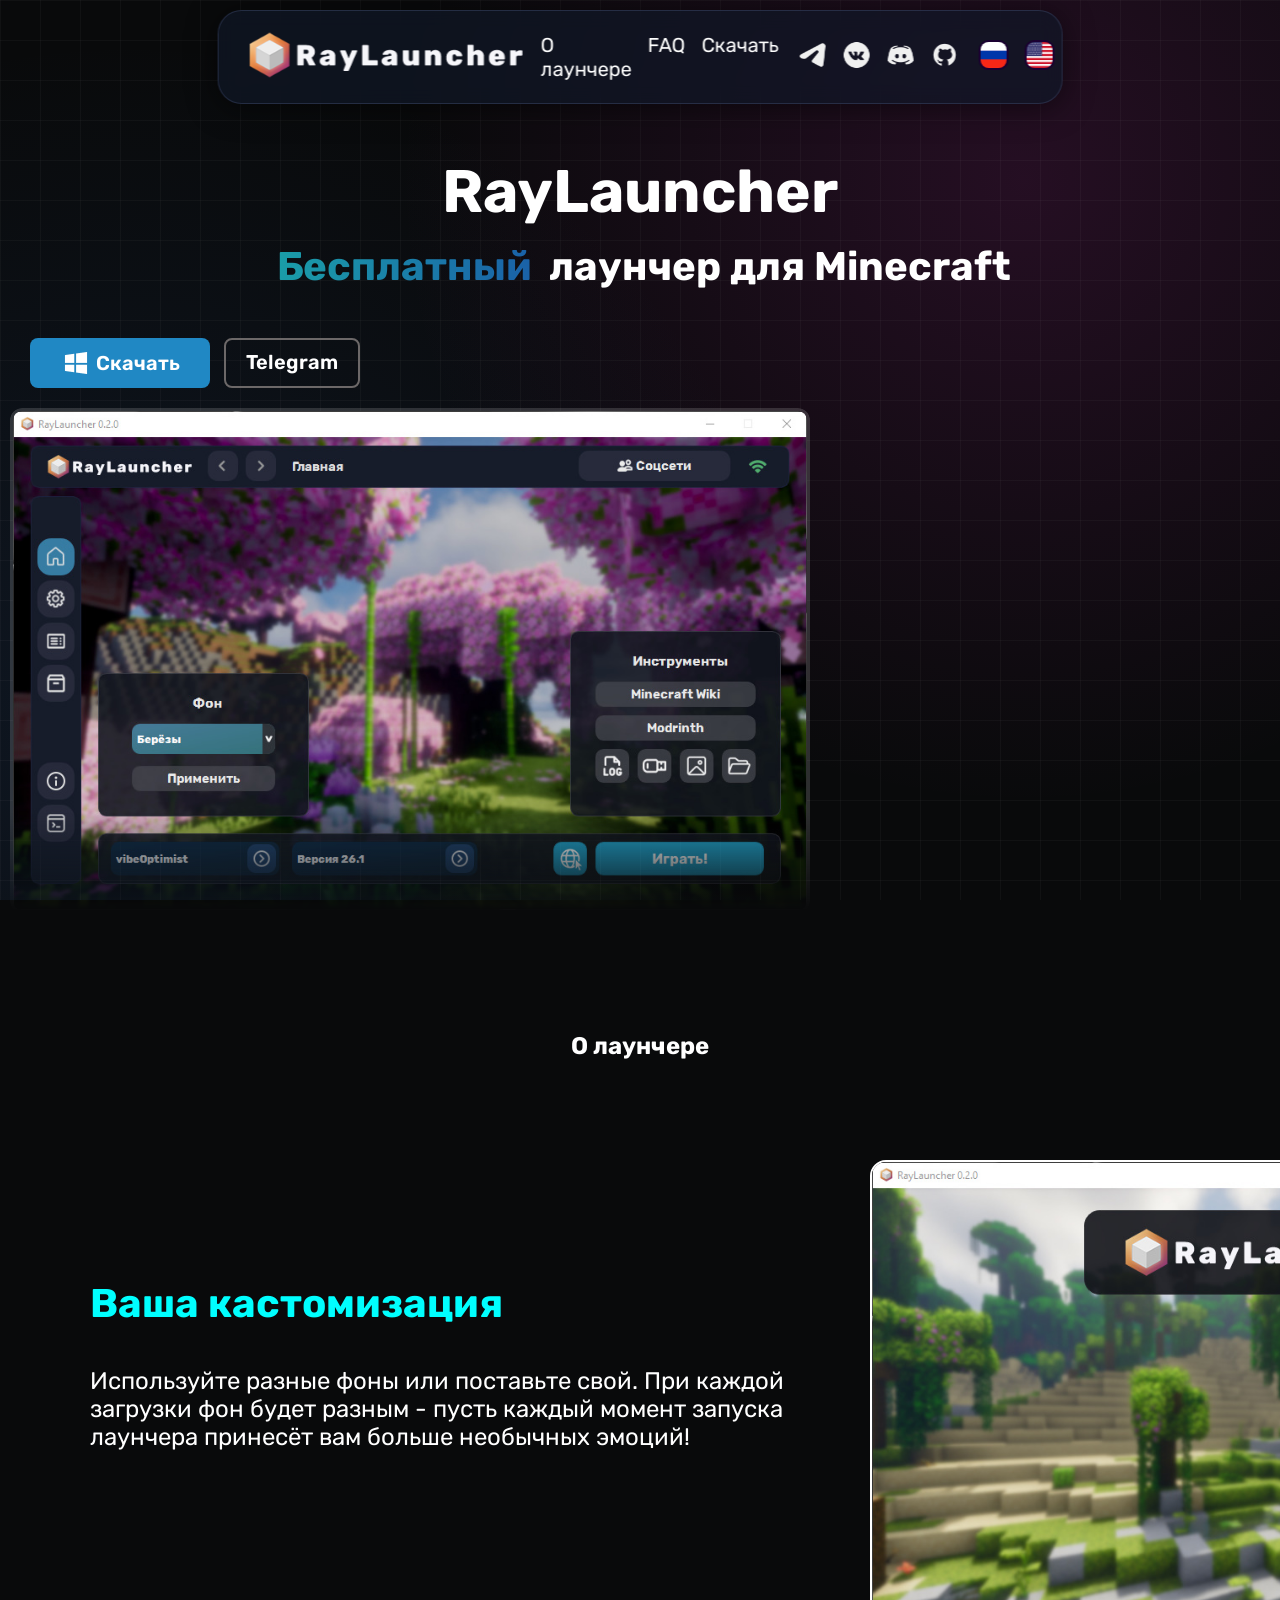
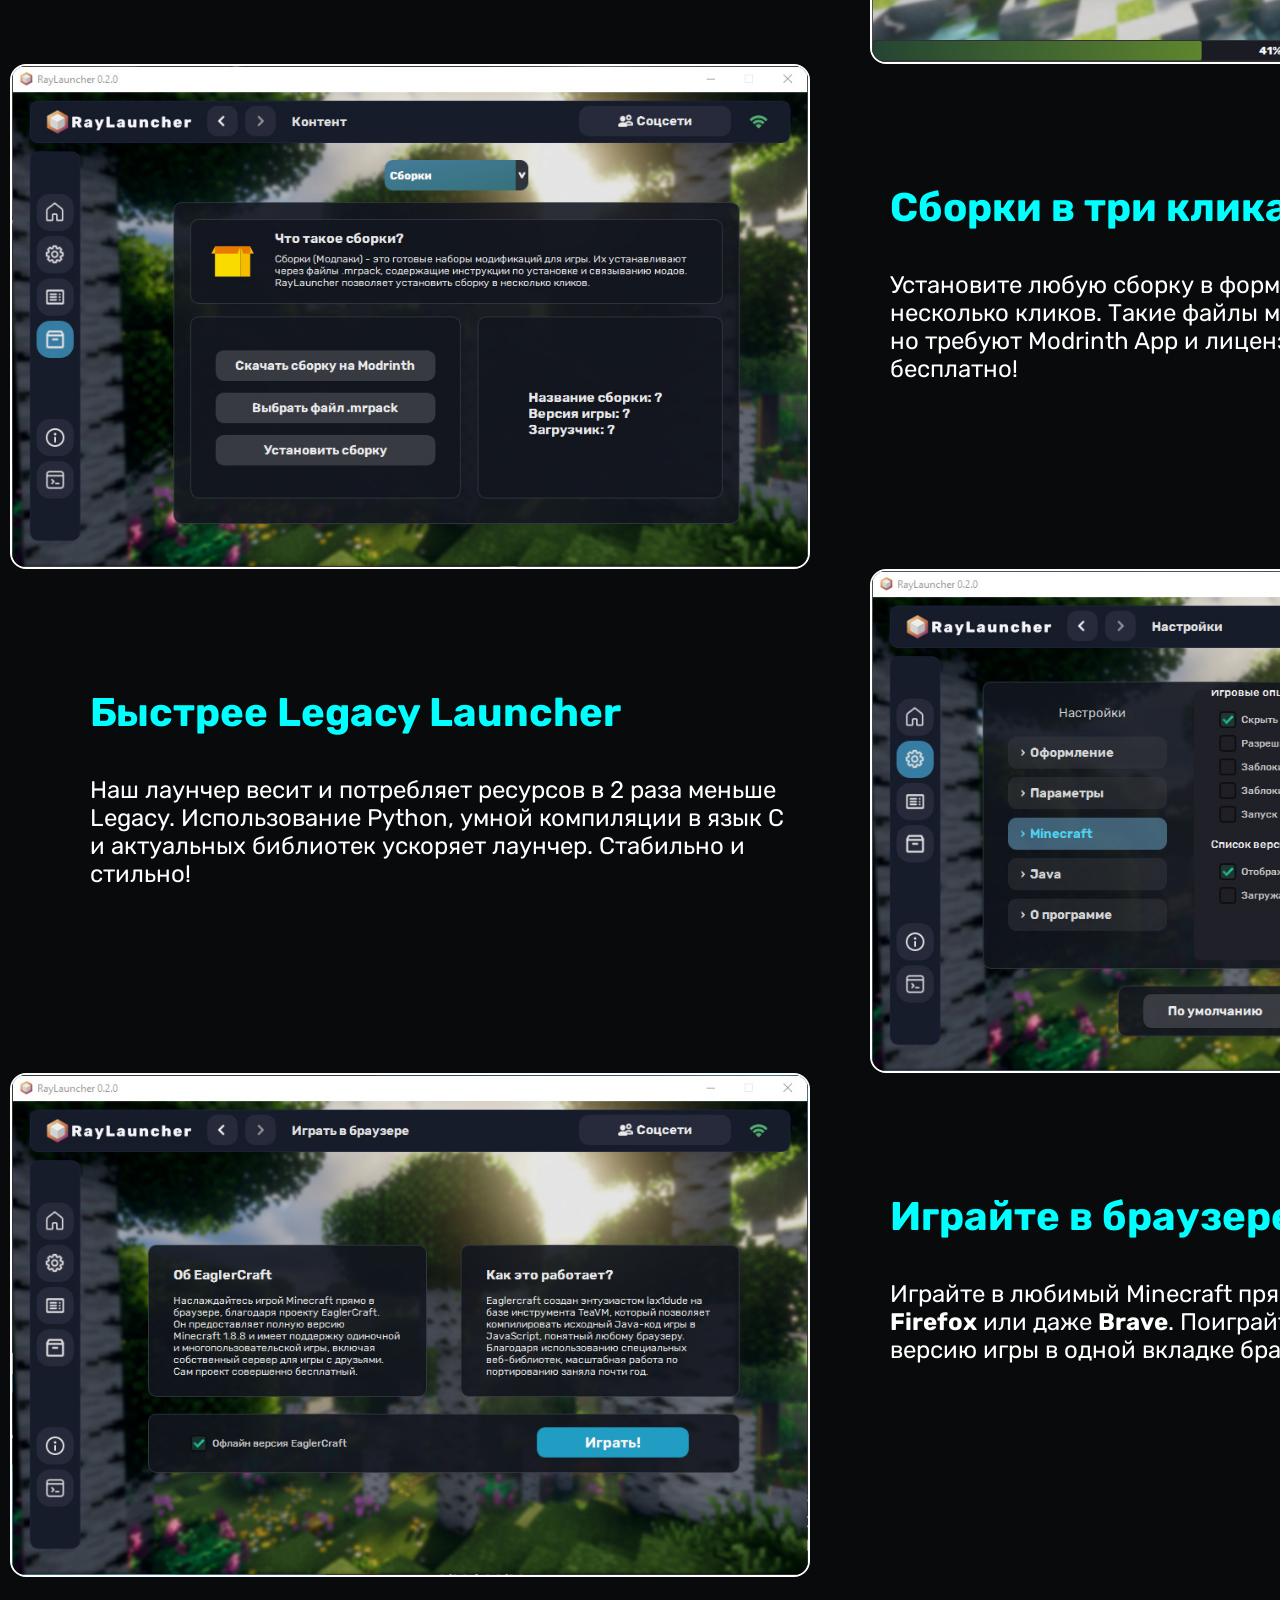
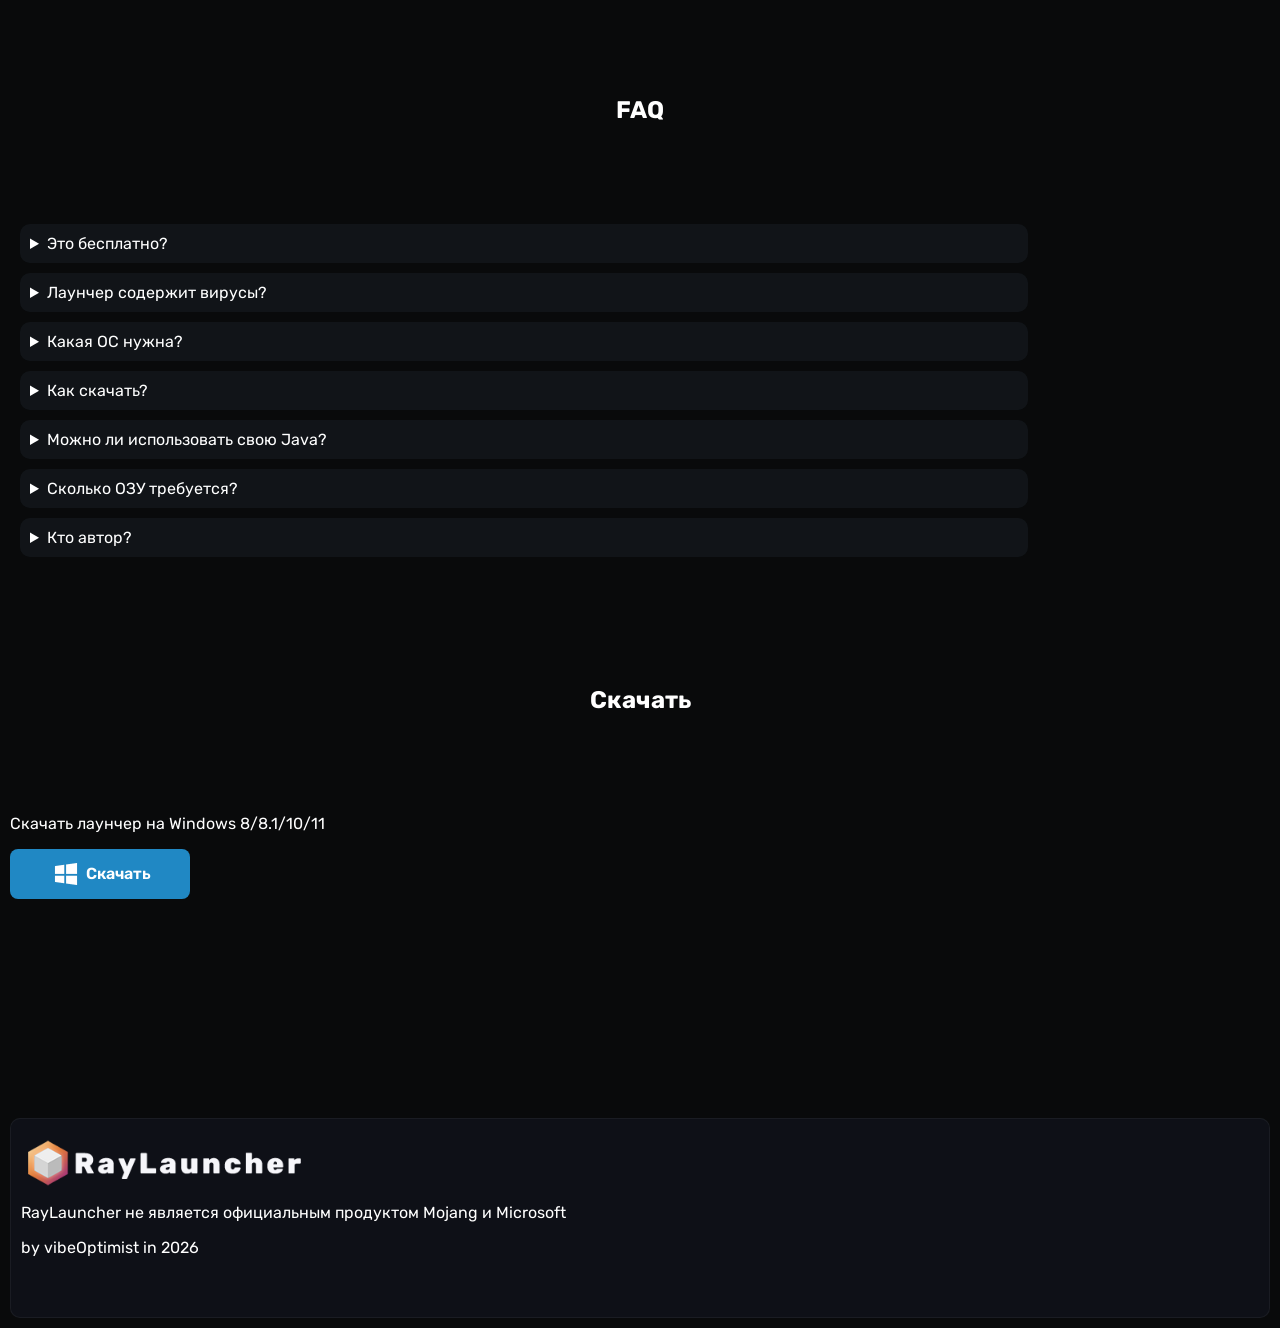
<file: index.html>
<!DOCTYPE html>
<html lang="ru">
    <head>
        <meta charset="utf-8">
        <meta name="viewport" content="width=device-width, initial-scale=1.0">
        <title>RayLauncher | Minecraft лаунчер</title>
        <meta name="description" content="Скачайте RayLauncher - ваш красивый, удобный и по-настоящему быстрый Minecraft лаунчер для игры Minecraft">
        <meta name="keywords" content="Лаунчер, Minecraft, Красивый, Удобный, Windows, Скачать">
        <meta name="author" content="vibeOptimist">
        <link rel="canonical" href="https://raylauncher.foo.ng/"/>

        <!-- Open Graph -->
        <meta property="og:type" content="website">
        <meta property="og:locale" content="ru_RU">
        <meta property="og:url" content="https://raylauncher.foo.ng/">
        <meta property="og:title" content="RayLauncher | Minecraft лаунчер">
        <meta property="og:description" content="Скачайте RayLauncher - ваш красивый, удобный и по-настоящему быстрый Minecraft лаунчер для игры Minecraft.">
        
        <!-- Optimization -->
        <meta name="google" content="notranslate">
        <link rel="alternate" hreflang="ru" href="https://raylauncher.foo.ng/">
        <link rel="alternate" hreflang="en" href="https://raylauncher.foo.ng/en.html">

        <!-- Links -->
        <link rel="icon" type="image/png" sizes="16x16" href="/images/png/favicon-16.png">
        <link rel="icon" type="image/png" sizes="32x32" href="/images/png/favicon-32.png">
        <link rel="apple-touch-icon" sizes="180x180" href="/images/png/apple-touch-icon.png">
        <link rel="preconnect" href="https://fonts.googleapis.com">
        <link rel="preconnect" href="https://fonts.gstatic.com" crossorigin>
        <link href="https://fonts.googleapis.com/css2?family=Rubik:ital,wght@0,300..900;1,300..900&display=swap" rel="stylesheet">
        <link rel="stylesheet" href="styles/styles.css">
        <link rel="stylesheet" href="styles/animations.css">
        <link rel="stylesheet" href="styles/mobile.css">

        <meta name="google-site-verification" content="O-2KMifbURXQgCQ3YwLmnlYXa7e-Xn8n8NqA9CXXAbk" />
    </head>
    <body>
        <header>
            <div>
                <img src="/images/png/logo.png" height="48" alt="Логотип RayLauncher">
            </div>
            <nav>
                <a href="#launcher">О лаунчере</a>
                <a href="#faq">FAQ</a>
                <a href="#download">Cкачать</a>
            </nav>
            <nav>
                <a href="https://t.me/raylauncher"><img src="/images/png/telegram-48.png" width="28" alt="Telegram"></a>
                <a href="https://vk.com/raylauncher"><img src="/images/png/vk-48.png" width="28" alt="VK"></a>
                <a href="https://discord.gg/Z546FYmDmB"><img src="/images/png/discord-48.png" width="28" alt="Discord"></a>
                <a href="https://github.com/vibeOptimist/RayLauncher"><img src="/images/png/github-48.png" width="28" alt="GitHub"></a>
            </nav>
            <nav class="langs">
                <a href="index.html"><img src="/images/png/ru.png" alt="Русский"></a>
                <a href="en.html"><img src="/images/png/en.png" alt="English"></a>
            </nav>
        </header>
        <main>
            <br>
            <section id="launcher">
                <div>
                    <h1><span style="font-size: 1.5em;">RayLauncher</span><br>
                        <span class="main-word"></span>
                     лаунчер для Minecraft</h1>
                    <div class="buttons">
                        <a class="download" href="https://github.com/vibeOptimist/RayLauncher/releases/latest/download/RayLauncher_Setup.exe">Скачать</a>
                        <a class="telegram" href="https://t.me/raylauncher">Telegram</a>
                    </div>
                    <img src="/images/jpg/RayLauncher_hero.jpg" alt="Скриншот RayLauncher" class="main-image">
                </div>
            </section>
            <br>
            <section>
                <h2>О лаунчере</h2>
                <div style="display: flex;">
                    <div class="sec">
                        <h3>Ваша кастомизация</h3>
                        <p>Используйте разные фоны или поставьте свой. При каждой загрузки фон будет разным - пусть каждый момент запуска лаунчера принесёт вам больше необычных эмоций!</p>
                    </div>
                    <img class="section-image" style="justify-self: right;" src="/images/jpg/RayLauncher_design.jpg" alt="Скриншот кастомизации лаунчера">
                </div>
                <div style="display: flex;">
                    <img class="section-image" style="justify-self: left;" src="/images/jpg/RayLauncher_modpacks.jpg" alt="Скриншот установки сборок в лаунчере">
                    <div class="sec">
                        <h3>Сборки в три клика</h3>
                        <p>Установите любую сборку в формате .mrpack всего в несколько кликов. Такие файлы можно скачать на Modrinth, но требуют Modrinth App и лицензии Minecraft. У нас всё бесплатно! </p>
                    </div>
                </div>
                <div style="display: flex;">
                    <div class="sec">
                        <h3>Быстрее Legacy Launcher</h3>
                        <p>Наш лаунчер весит и потребляет ресурсов в 2 раза меньше Legacy. Использование Python, умной компиляции в язык C и актуальных библиотек ускоряет лаунчер. Стабильно и стильно!</p>
                    </div>
                    <img class="section-image" style="justify-self: right;" src="/images/jpg/RayLauncher_settings.jpg" alt="Скриншот установки сборок в лаунчере">
                </div>
                <div style="display: flex;">
                    <img class="section-image" style="justify-self: left;" src="/images/jpg/RayLauncher_web.jpg" alt="Скриншот игры Minecraft в браузере">
                    <div class="sec">
                        <h3>Играйте в браузере</h3>
                        <p>Играйте в любимый Minecraft прямо в браузере, <b>Chrome</b>, <b>Firefox</b> или даже <b>Brave</b>. Поиграйте в старую добрую версию игры в одной вкладке браузера.</p>
                    </div>
                </div>
            </section>
            <br>
            <section id="faq">
                <h2>FAQ</h2>
                <div>
                    <details>
                        <summary>Это бесплатно?</summary>
                        <p><b>Да</b>, можете играть <i>лампово</i>. Лаунчер не будет содержать платных функций и модели подписки. Программа абсолютна бесплатна.</p>
                    </details>
                    <details>
                        <summary>Лаунчер содержит вирусы?</summary>
                        <p><b>Нет</b>, несмотря на отсутствие Open Source, он полностью чист. Имеется <a href="https://www.virustotal.com/gui/file/891756981c408e2eccb957b6919650085bc80d74b0709388e1652f1b2a1f1a10/summary"><span class="color-text">проверка на VirusTotal</span></a>.</p>
                    </details>
                    <details>
                        <summary>Какая ОС нужна?</summary>
                        <p>Лаунчер работает <b>только на Windows 8/8.1/10/11</b>. На устройствах Apple или старом Windows 7 поддержки не будет, но на Linux возможно...</p>
                    </details>
                    <details>
                        <summary>Как скачать?</summary>
                        <p>Всё просто нажмите на кнопку "скачать" и получите обыкновенный установщик. Для удобства скачать можно <a href="https://github.com/vibeOptimist/RayLauncher/releases/latest/download/RayLauncher_Setup.exe"><span class="color-text">нажав сюда</span></a>.</p>
                    </details>
                    <details>
                        <summary>Можно ли использовать свою Java?</summary>
                        <p><b>Да</b>, вам необходимо знать подходящие версии Java для версий Minecraft и указать путь к Java в стартовом экране или в настройках лаунчера.</p>
                    </details>
                    <details>
                        <summary>Сколько ОЗУ требуется?</summary>
                        <p>Для лаунчера крайне мало - 1 ГБ хватит за глаза, но для комфортной игры в Minecraft необходимо минимум 2 ГБ.</p>
                    </details>
                    <details>
                        <summary>Кто автор?</summary>
                        <p>Автор лаунчера - <b>Данила</b>, можете написать и задавать вопросы мне в <a href="https://t.me/vibeOptimist"><span class="color-text">Telegram</span></a>. По желанию можете помочь проекту на нашем <a href="https://discord.gg/Z546FYmDmB"><span class="color-text">Discord сервере</span></a>.</p>
                    </details>
                </div>
            </section>
            <br>
            <section id="download">
                <h2>Скачать</h2>
                <p style="justify-self: center;">Скачать лаунчер на Windows 8/8.1/10/11</p>
                <a class="download" style="justify-self: center;" href="https://github.com/vibeOptimist/RayLauncher/releases/latest/download/RayLauncher_Setup.exe">Скачать</a>
            </section>
            <br>
            <div style="height: 200px;"></div>
        </main>
        <footer>
            <div class="foot">
                <img style="display: flex; justify-self: center; " src="/images/png/logo.png" height="48" alt="Логотип RayLauncher">
                <p style="justify-self: center;">RayLauncher не является официальным продуктом Mojang и Microsoft</p>
                <p style="justify-self: center;">by vibeOptimist in 2026</p>
            </div>
        </footer>
    </body>
</html>
</file>
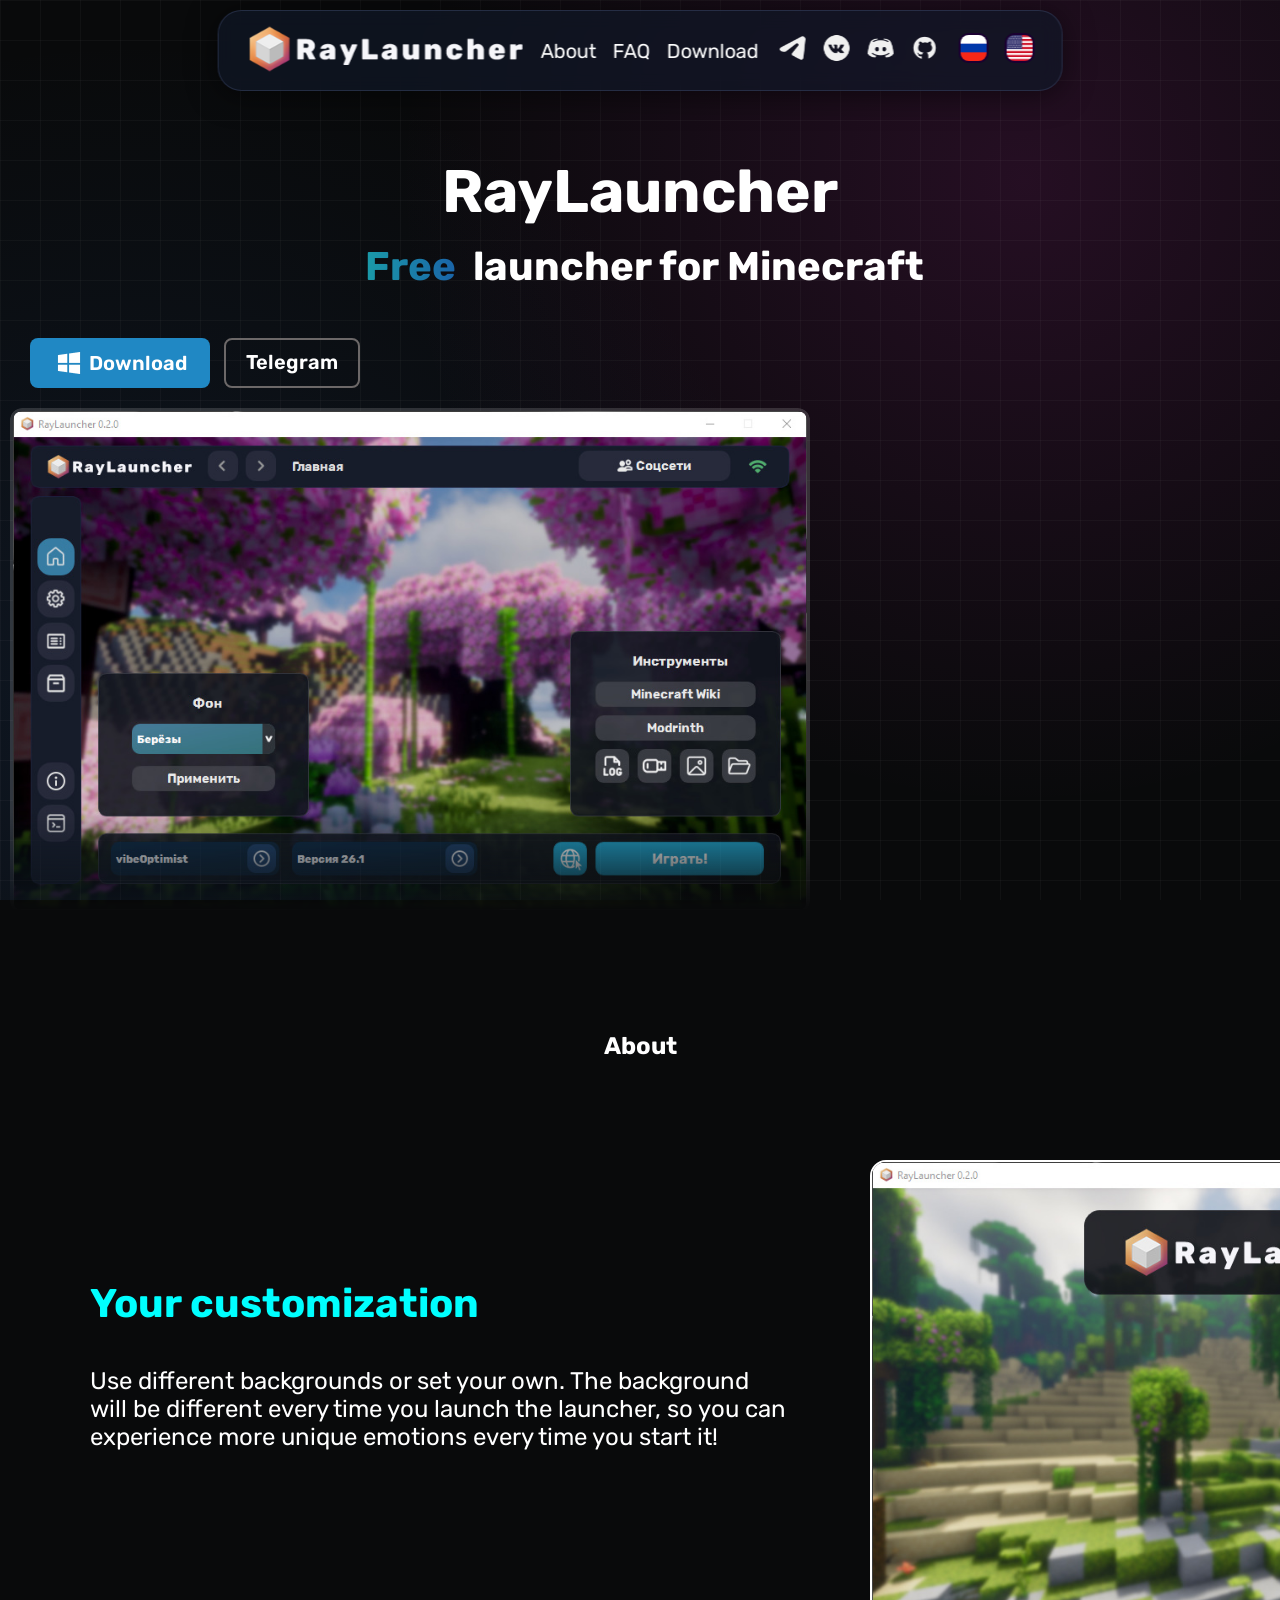
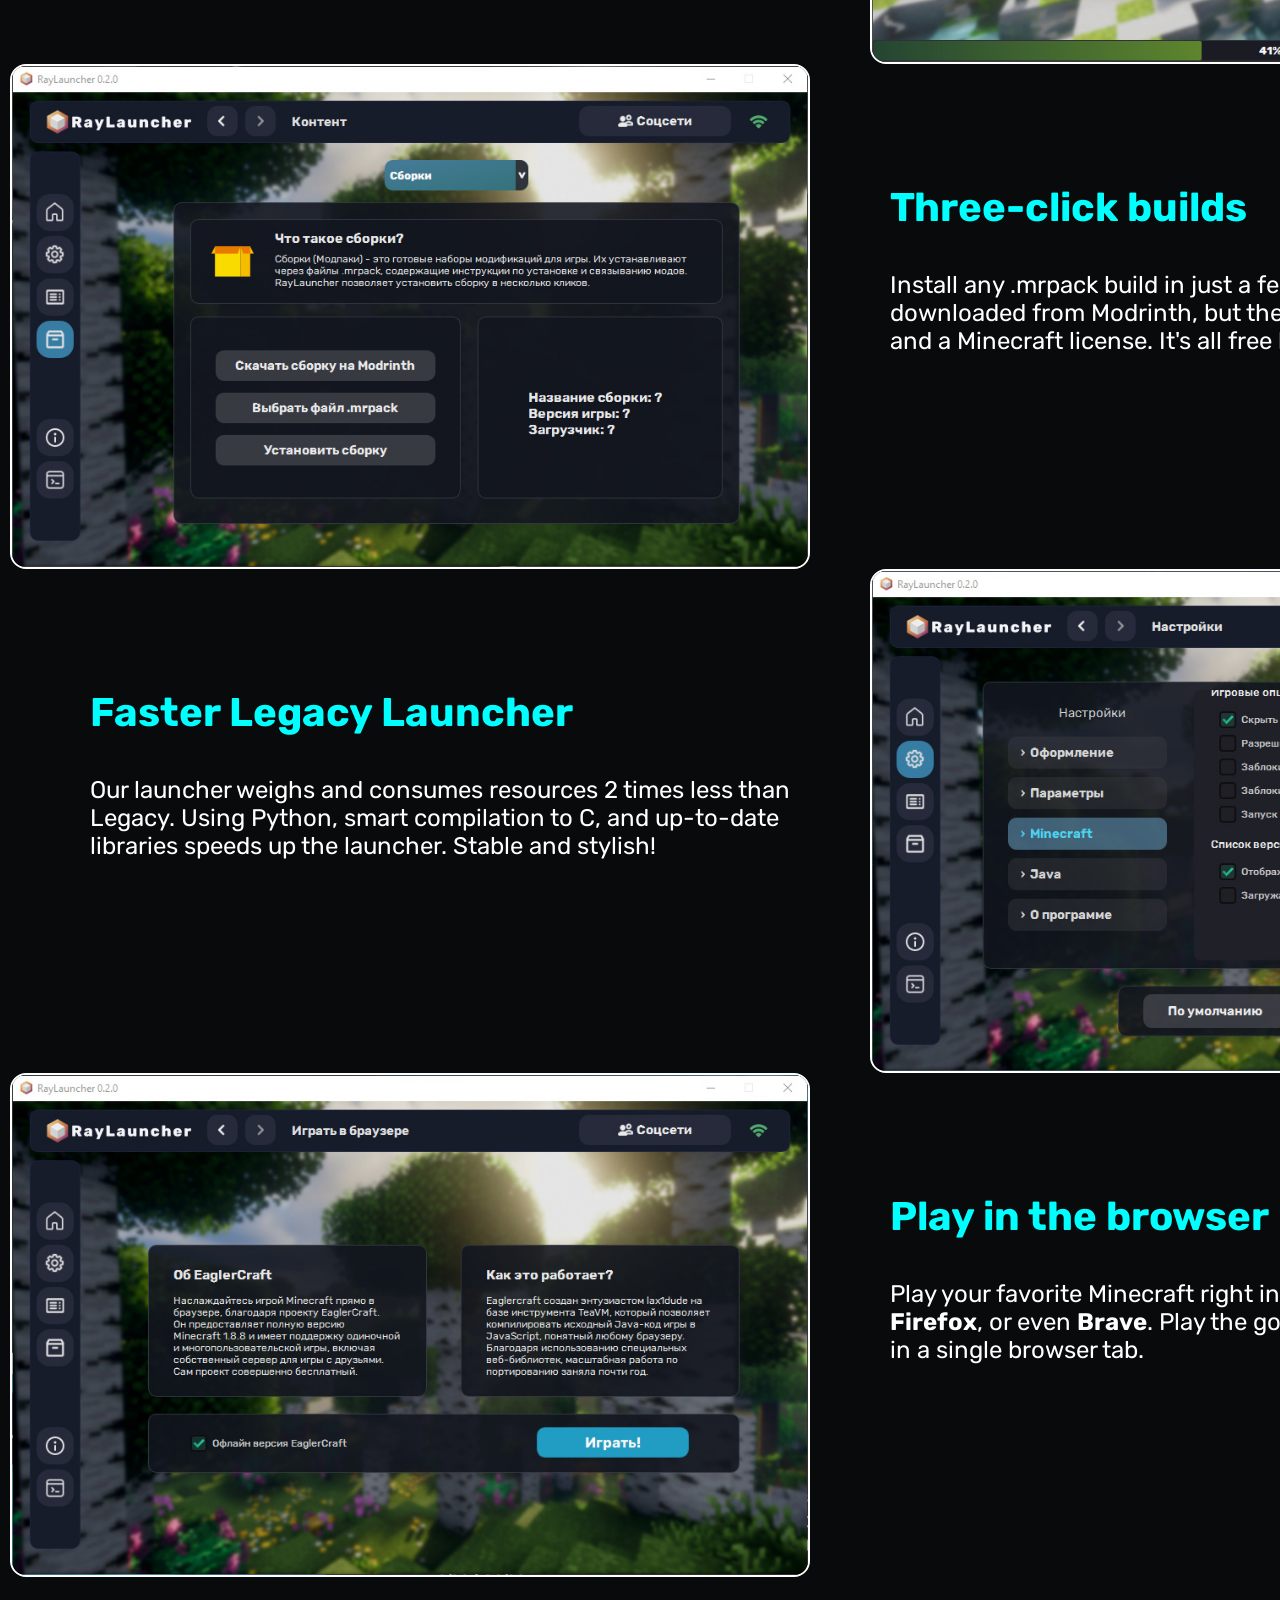
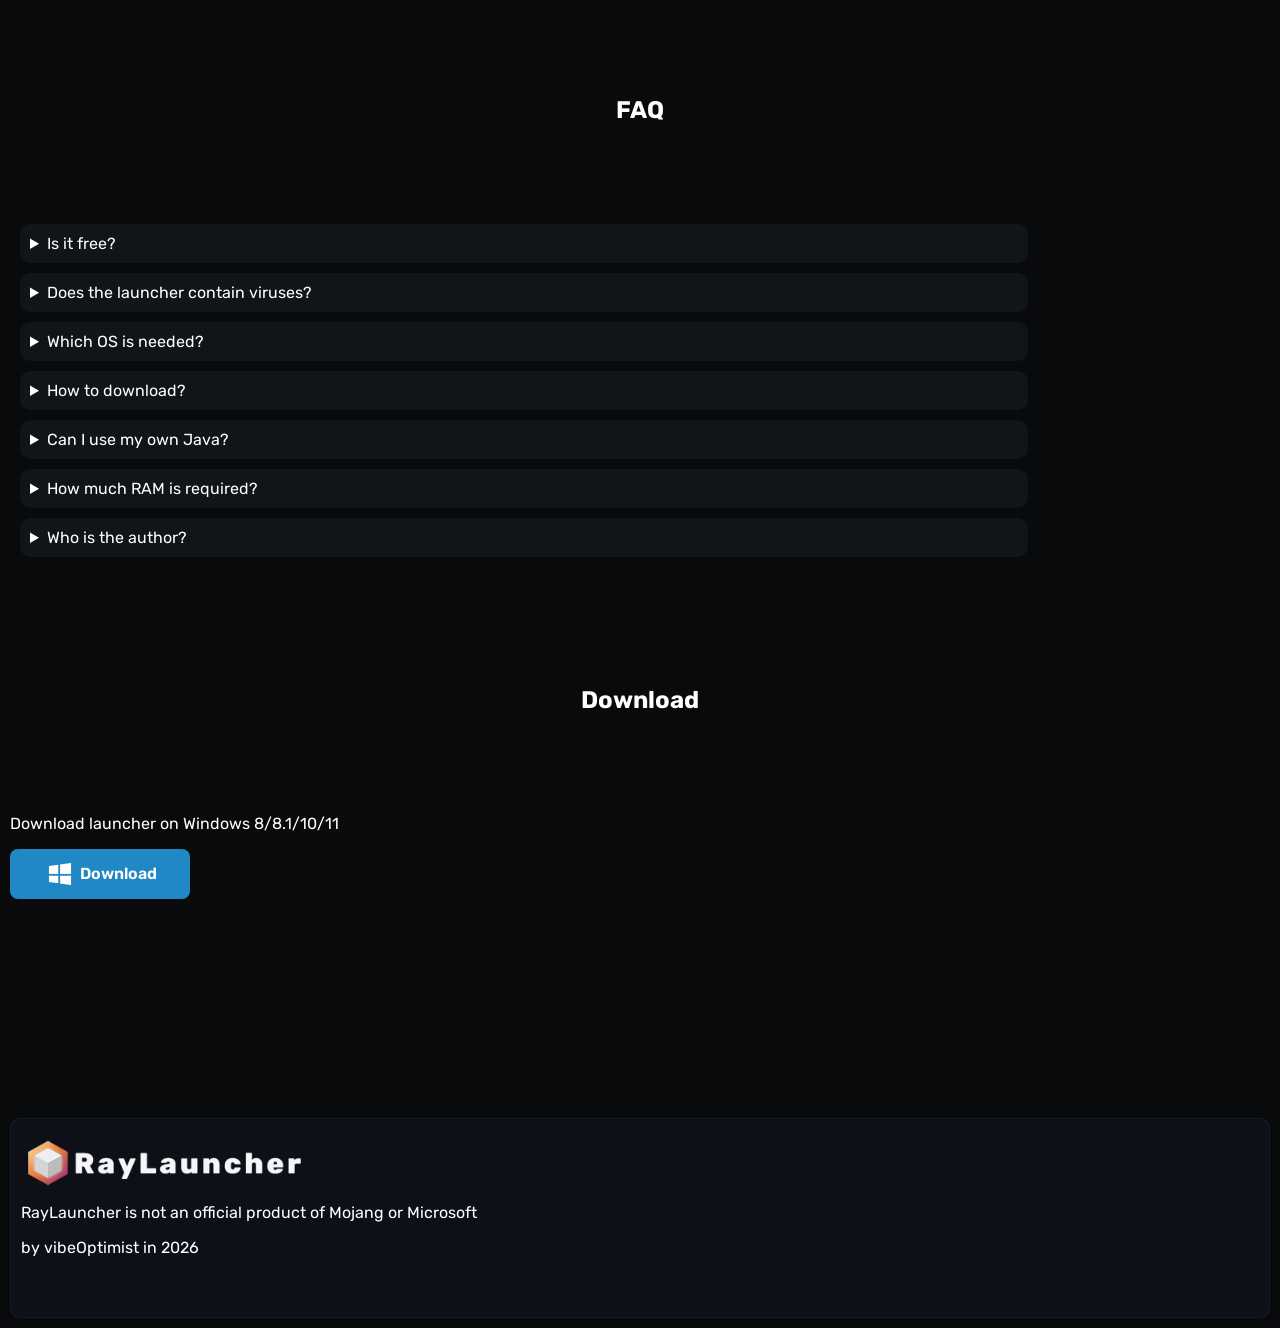
<file: en.html>
<!DOCTYPE html>
<html lang="en">
    <head>
        <meta charset="utf-8">
        <meta name="viewport" content="width=device-width, initial-scale=1.0">
        <title>RayLauncher | Minecraft launcher</title>
        <meta name="description" content="Download RayLauncher - your beautiful, convenient, and truly fast Minecraft launcher for the game Minecraft">
        <meta name="keywords" content="Launcher, Minecraft, Beautiful, Convenient, Windows, Download">
        <meta name="author" content="vibeOptimist">
        <link rel="canonical" href="https://raylauncher.foo.ng/en.html"/>

        <!-- Open Graph -->
        <meta property="og:type" content="website">
        <meta property="og:locale" content="en_US">
        <meta property="og:url" content="https://raylauncher.foo.ng/en.html">
        <meta property="og:title" content="RayLauncher | Minecraft launcher">
        <meta property="og:description" content="Download RayLauncher - your beautiful, convenient, and truly fast Minecraft launcher for the game Minecraft.">

        <!-- Optimization -->
        <link rel="alternate" hreflang="ru" href="https://raylauncher.foo.ng/">
        <link rel="alternate" hreflang="en" href="https://raylauncher.foo.ng/en.html">

        <!-- Links -->
        <link rel="icon" type="image/png" sizes="16x16" href="/images/png/favicon-16.png">
        <link rel="icon" type="image/png" sizes="32x32" href="/images/png/favicon-32.png">
        <link rel="apple-touch-icon" sizes="180x180" href="/images/png/apple-touch-icon.png">
        <link rel="preconnect" href="https://fonts.googleapis.com">
        <link rel="preconnect" href="https://fonts.gstatic.com" crossorigin>
        <link href="https://fonts.googleapis.com/css2?family=Rubik:ital,wght@0,300..900;1,300..900&display=swap" rel="stylesheet">
        <link rel="stylesheet" href="styles/styles.css">
        <link rel="stylesheet" href="styles/animations_en.css">
        <link rel="stylesheet" href="styles/mobile.css">
    </head>
    <body>
        <header>
            <div>
                <img src="/images/png/logo.png" height="48" alt="Logo RayLauncher">
            </div>
            <nav>
                <a href="#launcher">About</a>
                <a href="#faq">FAQ</a>
                <a href="#download">Download</a>
            </nav>
            <nav>
                <a href="https://t.me/raylauncher"><img src="/images/png/telegram-48.png" width="28" alt="Telegram"></a>
                <a href="https://vk.com/raylauncher"><img src="/images/png/vk-48.png" width="28" alt="VK"></a>
                <a href="https://discord.gg/Z546FYmDmB"><img src="/images/png/discord-48.png" width="28" alt="Discord"></a>
                <a href="https://github.com/vibeOptimist/RayLauncher"><img src="/images/png/github-48.png" width="28" alt="GitHub"></a>
            </nav>
            <nav class="langs">
                <a href="index.html"><img src="/images/png/ru.png" alt="Русский"></a>
                <a href="en.html"><img src="/images/png/en.png" alt="English"></a>
            </nav>
        </header>
        <main>
            <br>
            <section id="launcher">
                <div>
                    <h1><span style="font-size: 1.5em;">RayLauncher</span><br>
                        <span class="main-word"></span>
                     launcher for Minecraft</h1>
                    <div class="buttons">
                        <a class="download" href="https://github.com/vibeOptimist/RayLauncher/releases/latest/download/RayLauncher_Setup.exe">Download</a>
                        <a class="telegram" href="https://t.me/raylauncher">Telegram</a>
                    </div>
                    <img src="/images/jpg/RayLauncher_hero.jpg" alt="Screenshot RayLauncher" class="main-image">
                </div>
            </section>
            <br>
            <section>
                <h2>About</h2>
                <div style="display: flex;">
                    <div class="sec">
                        <h3>Your customization</h3>
                        <p>Use different backgrounds or set your own. The background will be different every time you launch the launcher, so you can experience more unique emotions every time you start it!</p>
                    </div>
                    <img class="section-image" style="justify-self: right;" src="/images/jpg/RayLauncher_design.jpg" alt="Screenshot of launcher customization">
                </div>
                <div style="display: flex;">
                    <img class="section-image" style="justify-self: left;" src="/images/jpg/RayLauncher_modpacks.jpg" alt="Screenshot of installing builds in the launcher">
                    <div class="sec">
                        <h3>Three-click builds</h3>
                        <p>Install any .mrpack build in just a few clicks. These files can be downloaded from Modrinth, but they require the Modrinth App and a Minecraft license. It's all free here! </p>
                    </div>
                </div>
                <div style="display: flex;">
                    <div class="sec">
                        <h3>Faster Legacy Launcher</h3>
                        <p>Our launcher weighs and consumes resources 2 times less than Legacy. Using Python, smart compilation to C, and up-to-date libraries speeds up the launcher. Stable and stylish!</p>
                    </div>
                    <img class="section-image" style="justify-self: right;" src="/images/jpg/RayLauncher_settings.jpg" alt="Screenshot of installing builds in the launcher">
                </div>
                <div style="display: flex;">
                    <img class="section-image" style="justify-self: left;" src="/images/jpg/RayLauncher_web.jpg" alt="Screenshot of Minecraft game in the browser">
                    <div class="sec">
                        <h3>Play in the browser</h3>
                        <p>Play your favorite Minecraft right in your browser, <b>Chrome</b>, <b>Firefox</b>, or even <b>Brave</b>. Play the good old version of the game in a single browser tab.</p>
                    </div>
                </div>
            </section>
            <br>
            <section id="faq">
                <h2>FAQ</h2>
                <div>
                    <details>
                        <summary>Is it free?</summary>
                        <p><b>Yes</b>, you can play <i>cozy</i>. The launcher will not contain paid features or a subscription model. The program is completely free.</p>
                    </details>
                    <details>
                        <summary>Does the launcher contain viruses?</summary>
                        <p><b>No</b>, despite the lack of Open Source, it is completely clean. There is a <a href="https://www.virustotal.com/gui/file/891756981c408e2eccb957b6919650085bc80d74b0709388e1652f1b2a1f1a10/summary"><span class="color-text">VirusTotal scan</span></a>.</p>
                    </details>
                    <details>
                        <summary>Which OS is needed?</summary>
                        <p>The launcher works <b>only on Windows 8/8.1/10/11</b>. There will be no support on Apple devices or old Windows 7, but on Linux it is possible...</p>
                    </details>
                    <details>
                        <summary>How to download?</summary>
                        <p>It's simple, just click on the "download" button and you'll get a regular installer. For convenience, you can download it by <a href="https://github.com/vibeOptimist/RayLauncher/releases/latest/download/RayLauncher_Setup.exe"><span class="color-text">clicking here</span></a>.</p>
                    </details>
                    <details>
                        <summary>Can I use my own Java?</summary>
                        <p><b>Yes</b>, you need to know the correct Java versions for the Minecraft versions and specify the Java path in the launcher's startup screen or settings.</p>
                    </details>
                    <details>
                        <summary>How much RAM is required?</summary>
                        <p>For the launcher, extremely little - 1 GB is more than enough, but for a comfortable game in Minecraft, a minimum of 2 GB is required.</p>
                    </details>
                    <details>
                        <summary>Who is the author?</summary>
                        <p>The author of the launcher - <b>Danila</b>, you can write and ask questions to me in <a href="https://t.me/vibeOptimist"><span class="color-text">Telegram</span></a>. Optionally, you can help the project on our <a href="https://discord.gg/Z546FYmDmB"><span class="color-text">Discord server</span></a>.</p>
                    </details>
                </div>
            </section>
            <br>
            <section id="download">
                <h2>Download</h2>
                <p style="justify-self: center;">Download launcher on Windows 8/8.1/10/11</p>
                <a class="download" style="justify-self: center;" href="https://github.com/vibeOptimist/RayLauncher/releases/latest/download/RayLauncher_Setup.exe">Download</a>
            </section>
            <br>
            <div style="height: 200px;"></div>
        </main>
        <footer>
            <div class="foot">
                <img style="display: flex; justify-self: center; " src="/images/png/logo.png" height="48" alt="Logo RayLauncher">
                <p style="justify-self: center;">RayLauncher is not an official product of Mojang or Microsoft</p>
                <p style="justify-self: center;">by vibeOptimist in 2026</p>
            </div>
        </footer>
    </body>
</html>
</file>
<file: styles/styles.css>
body {
    color: white;   
    padding: 10px;
    font-family: 'Rubik', sans-serif;
    margin: 0;
    background-color: #090a0b;

    background-image: 
        linear-gradient(to right, rgba(255, 255, 255, 0.03) 1px, transparent 1px),
        linear-gradient(to bottom, rgba(255, 255, 255, 0.03) 1px, transparent 1px),
        radial-gradient(circle at 80% 20%, rgba(197, 40, 171, 0.15) 0%, transparent 50%),
        radial-gradient(circle at 10% 80%, rgba(45, 95, 168, 0.15) 0%, transparent 50%);
    
    background-size: 40px 40px, 40px 40px, auto, auto;
    background-attachment: fixed;
}

header {
    z-index: 100;
    width: 66%;
    padding: 10px;
    padding: 12px 24px;
    justify-content: center; 
    align-items: center;
    position: fixed;
    left: 50%;
    transform: translateX(-50%);
    border-radius: 24px;
    border: 1px solid #3d486b80;
    background-color: rgba(17, 23, 39, 0.7);
    backdrop-filter: blur(10px); 
    -webkit-backdrop-filter: blur(10px);
    -moz-backdrop-filter: blur(10px);
    box-shadow: 0 4px 30px rgba(0, 0, 0, 0.5);
    display: flex; 
    justify-content: space-between;
}

header nav {
    display: flex;
    margin: 10px;
}

nav {
    display: flex; 
    gap: 16px; 
}

nav a {
    font-size: 20px;
}

h1 {
    display: block;
    justify-self: center; 
    text-align: center;
    line-height: 60px;
    font-size: 2.5em;
}

h2 {
    display: block;
    text-align: center;
    padding: 80px;
}

h3 {
    color: aqua;
}

a {
    color: white;
    text-decoration: none;
}

.telegram, .download {
    background-color: rgb(19, 69, 110);
    border-radius: 8px;
    height: 50px;
    color: white;
    font-size: 16px;
    font-weight: 600;
    border: none;
    padding: 10px;
    padding-left: 20px;
    padding-right: 20px;
}

main {
    margin-top: 100px;
}

footer {
    width: 100%;
    height: 200px;
    justify-content: end;
    background-color: #222a4736;
    border-radius: 10px;
    border: 1px solid #bbbbbb11;
}

.main-image {
    width: 800px;
    display: flex;
    justify-self: center; 
    border-radius: 12px;
    border: 3px solid rgba(255, 255, 255, 0.15);
    box-shadow: 0 11px 70px rgba(36, 36, 36, 0.3);
    mask-image: linear-gradient(to bottom, black 70%, transparent 100%);
    -webkit-mask-image: linear-gradient(to bottom, black 80%, transparent 100%);
}

.sec {
    padding: 80px;
}

.sec h3 {
    font-size: 2.5em;
}

.sec p {
    font-size: 1.5em;
    width: 700px;
}

.color-text {
    color: rgb(17, 156, 156);
}

.buttons {
    color: azure;
    display: flex;
    justify-self: center; 
    gap: 14px;
    margin: 20px;
}

.buttons a {
    font-size: 20px;
}

.download {
    width: 180px;
    display: flex;
    align-items: center;
    justify-content: center;
    padding: 8px;
    text-align: center;
    background-color: rgb(32, 136, 196);
    transition: 0.4s;
}

.download::before {
    content: "";
    background-image: url("/images/png/windows.png");
    background-size: 32px 32px;
    width: 32px;
    height: 32px;
    margin-right: 4px;
    display: inline-block;
}

.download:hover {
    background-color: rgb(39, 151, 216);
    transform: scale(90%);
}

.telegram {
    background: transparent;
    border: 2px solid rgb(108, 104, 104);
        transition: 0.4s;
}

.telegram:hover {
    transform: scale(90%);
}

.langs a img {
    width: 30px;
    border-radius: 10px;
    border: 2px solid #1b0032;
}

.main-word {
    border-radius: 8px;
    display: inline-block;
    padding: 8px;
    background: none;
    background-clip: text;
    -webkit-background-clip: text;
    color: transparent;
    background-image: linear-gradient(to right, #1a9fa8, #1a5fa8);
}

a:hover {
    color: #43dbe6;
    transition: 0.4s;
}

.telegram:hover, .download:hover {
    color: #ffffff;
    transition: 0.4s;
}

.section-image {
    width: 800px;
    border: 2px solid white;
    border-radius: 16px;
}

details {
    background-color: #32415234;
    padding: 10px;
    width: 80%;
    justify-self: center;
    border-radius: 10px;
    margin: 10px;
}

.foot {
    margin-top: 10px;
    padding: 10px;
}
</file>
<file: styles/animations.css>
main {
  position: relative;
  z-index: 1;
  opacity: 0;
  filter: blur(20px);
  animation: ani 1.2s ease-in-out forwards;
}

@keyframes ani {
  0% {
    background-color: black;
    opacity: 0;
    filter: blur(20px);
  }
  100% {
    background-color: none;
    opacity: 1;
    filter: blur(0);
  }
}

.main-word::after {
    content: "Бесплатный";
    animation: changeText 12s infinite;
}

@keyframes changeText {
    0%, 20% { content: "Бесплатный"; }
    21%, 41% { content: "Красивый"; }
    42%, 63% { content: "Удобный"; }
    64%, 85% { content: "Быстрый"; }
    86%, 99% { content: "Ваш"; }
}
</file>
<file: styles/mobile.css>
* {
    box-sizing: border-box;
}

.main-image,
.section-image {
    max-width: 800px;
    width: 100%;
    height: auto;
}

@media (max-width: 900px) {
    header {
        width: 92%;
        height: auto;
        flex-wrap: wrap;
        gap: 10px;
        padding: 10px 16px;
    }

    header nav {
        margin: 4px;
        gap: 10px;
    }

    header nav a img {
        width: 22px;
    }

    section > div[style*="flex"] {
        flex-direction: column;
    }

    .sec {
        padding: 30px 20px;
    }

    .sec p {
        width: 100%;
        font-size: 1.2em;
    }

    .sec h3 {
        font-size: 1.8em;
    }
}

@media (max-width: 600px) {
    header {
        width: 94%;
    }

    header nav a {
        font-size: 16px;
    }

    h1 {
        font-size: 1.6em;
        line-height: 1.4;
    }

    .buttons {
        flex-direction: column;
        align-items: center;
        width: 100%;
    }

    .buttons a {
        width: 80%;
    }

    details {
        width: 92%;
    }
}
</file>
<file: styles/animations_en.css>
main {
  position: relative;
  z-index: 1;
  opacity: 0;
  filter: blur(20px);
  animation: ani 1.2s ease-in-out forwards;
}

@keyframes ani {
  0% {
    background-color: black;
    opacity: 0;
    filter: blur(20px);
  }
  100% {
    background-color: none;
    opacity: 1;
    filter: blur(0);
  }
}

.main-word::after {
    content: "Free";
    animation: changeText 12s infinite;
}

@keyframes changeText {
    0%, 20% { content: "Free"; }
    21%, 41% { content: "Beautiful"; }
    42%, 63% { content: "Comfortable"; }
    64%, 85% { content: "Fast"; }
    86%, 99% { content: "Your"; }
}
</file>
